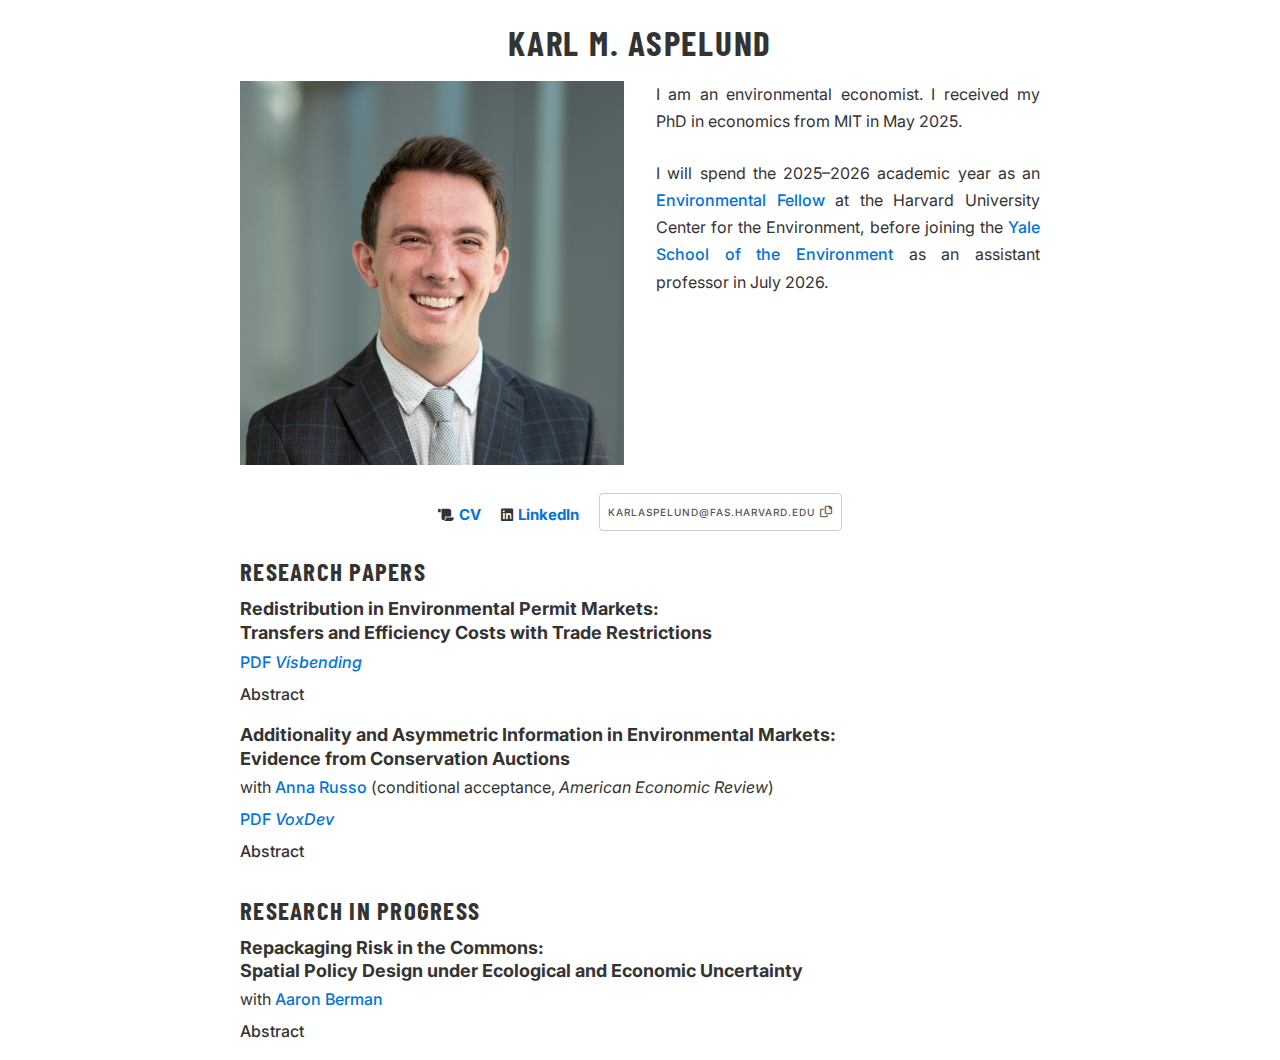
<file: index.html>
<!DOCTYPE html>
<html lang="en">

<head>
  <meta charset="utf-8">
  <title>Karl M. Aspelund</title>
  <meta name="viewport" content="width=device-width, initial-scale=1">

  <!-- Fonts & Icons -->
  <link href="https://fonts.googleapis.com/css2?family=Barlow+Condensed:wght@700&family=Inter:wght@400;500;600;700&display=swap" rel="stylesheet">
  <link rel="stylesheet" href="https://cdnjs.cloudflare.com/ajax/libs/font-awesome/6.0.0-beta3/css/all.min.css">

  <!-- Skeleton Framework -->
  <link rel="stylesheet" href="dist/css/normalize.css">
  <link rel="stylesheet" href="dist/css/skeleton.css">
  <link rel="stylesheet" href="css/custom.css">

  <!-- Favicon -->
  <link rel="icon" href="https://images.emojiterra.com/google/noto-emoji/unicode-16.0/color/1024px/1f41f.png" type="image/png">

  <style>
    body {
      font-family: 'Inter', sans-serif;
      font-size: 16px;
      line-height: 1.7;
      color: #333;
      margin: 0;
      padding: 0;
    }
  
    a {
      text-decoration: none;
      color: #0074d9;
      font-weight: 500;
    }
  
    a:hover {
      text-decoration: underline;
    }
  
    h1.title {
      font-family: 'Barlow Condensed', sans-serif;
      font-size: 3.5rem;
      font-weight: 700;
      letter-spacing: 0.05em;
      text-transform: uppercase;
      text-align: center;
      margin: 2rem 0 1.5rem;
    }

    h2.section-header {
      font-family: 'Barlow Condensed', sans-serif;
      font-size: 2.5rem;
      font-weight: 700;
      letter-spacing: 0.05em;
      margin: 1.5rem 0 1rem;
      text-transform: uppercase;
    }

    .container p:not(.title) {
      text-align: justify;
    }

    section.paper {
      margin-bottom: 1.5rem;
    }

    .title {
      font-size: 1.8rem;
      font-weight: bold;
      margin-bottom: 0.2em;
      max-width: 100%;
      line-height: 1.3;
      word-break: break-word;
      text-align: left; 
    }

    .authors, .link {
      font-size: 1.6rem;
      margin-bottom: 0.3em;
    }

    summary {
      cursor: pointer;
      font-weight: 500;
      font-size: 1.6rem;
      margin-top: 0.3em;
    }

    details > p {
      margin: 0.5em 0 0.75em 1em;
      text-align: justify;
    }

    button.tooltip {
      margin-top: 0.5rem;
      background: none;
      border: 1px solid #ccc;
      padding: 0.5em 1em;
      font-size: 1.4rem;
      cursor: pointer;
      border-radius: 4px;
      display: flex;
      align-items: center;
      justify-content: center;
      gap: 0.5em;
    }

    .break {
      display: inline;
    }
    .profile-links {
      display: flex;
      flex-wrap: wrap;
      justify-content: center;
      gap: 2rem;
      margin-top: 1.5rem;
      text-align: center;
    }
    
    .profile-item {
      display: flex;
      align-items: center;
      gap: 0.5rem;
      font-size: 1.4rem;
    }
    
    .profile-item a {
      font-size: 1.5rem;
      font-weight: 500;
      color: #0074d9;
      text-decoration: none;
    }
    
    .profile-item a:hover {
      text-decoration: underline;
    }
    
    .profile-item button {
      font-size: 1.0rem;
      font-weight: 500;
      border: 1px solid #ccc;
      padding: 0.4rem 0.8rem;
      background: none;
      border-radius: 4px;
      display: flex;
      align-items: center;
      gap: 0.5rem;
      cursor: pointer;
    }

    @media screen and (min-width: 768px) {
      .break {
        display: block;
      }
    }
    @media screen and (max-width: 600px) {
  .profile-links {
    justify-content: center;
    text-align: center;
  }
}
  </style>
</head>

<body>
  <div class="container">

    <!-- Header -->
    <div class="row">
      <div class="twelve columns">
        <h1 class="title">Karl M. Aspelund</h1>
      </div>
    </div>

    <!-- Bio Section -->
    <div class="row">
      <div class="one-half column">
        <img class="u-max-full-width" src="images/photo.jpg" alt="Karl M. Aspelund">
      </div>
      <div class="one-half column">
        <p>
          I am an environmental economist. I received my PhD in economics from MIT in May 2025. 
        </p>
        <p>
          I will spend the 2025–2026 academic year as an 
          <a href="https://www.environment.harvard.edu/environmental-fellows-program">Environmental Fellow</a> 
          at the Harvard University Center for the Environment, before joining the 
          <a href="https://environment.yale.edu/">Yale School of the Environment</a> as an assistant professor in July 2026.
        </p>
      </div>
    </div>
  <div class="row">
    <div class="twelve columns">
      <div class="profile-links">
        <div class="profile-item">
          <i class="fas fa-scroll"></i>
          <a href="https://karlaspelund.github.io/papers/Aspelund_CV.pdf"><b>CV</b></a>
        </div>
        <div class="profile-item">
          <i class="fab fa-linkedin"></i>
          <a href="https://www.linkedin.com/in/kmaspelund"><b>LinkedIn</b></a>
        </div>
        <div class="profile-item">
          <button id="email" class="tooltip" onclick="copyEmail()">
            <span class="copy-button">karlaspelund@fas.harvard.edu</span> <i class="fa-regular fa-copy" style="font-size: 12px"></i>
          </button>
        </div>
      </div>
    </div>
  </div>
    <!-- Research Papers -->
    <div class="row" id="research-papers">
      <div class="twelve columns">
        <h2 class="section-header">Research Papers</h2>

        <section class="paper">
          <p class="title">
            Redistribution in Environmental Permit Markets:<span class="break"></span>
            Transfers and Efficiency Costs with Trade Restrictions
          </p>
          <p class="authors"></p>
          <p class="link">
            <a href="https://karlaspelund.github.io/papers/aspelund_jmp_20dec25.pdf">PDF</a>
            <a href="https://visbending.is/greinar/honnun-kvotakerfisins-og-dreifing-ards/"><i>Vísbending</i></a>
          </p>
          <details>
            <summary>Abstract</summary>
            <p>Regulators often impose trade restrictions in environmental permit markets, lowering gains from trade in order to redistribute to groups that do not directly benefit from permit trade, such as labor in regulated firms. I evaluate the efficiency and distributional impacts of two common trade restrictions in Iceland’s fisheries permit market: segmented trading by firm size and individual production requirements. Using detailed harvest and permit trading data linked to administrative records on worker employment and earnings, I conduct a difference-in-differences analysis showing that permit trade increases the harvest share of productive boats by 15 percentage points, shifts income from lower- to higher-income workers, and reduces aggregate labor demand by 12%. I further demonstrate that the trade restrictions, designed to counteract these labor impacts, are binding and lower productivity. To quantify the trade-offs from each restriction, I develop a model of fishery production and permit trading to simulate profits, labor demand, and worker earnings in permit market equilibria without the restrictions. The comparison reveals distinct benefits for each restriction: Per dollar of foregone profit, segmentation increases labor demand 20 times more than the production requirement, while the production requirement redistributes 14% more income to low-income workers than segmentation. Implementing both restrictions creates more jobs and higher-paying ones and even outperforms the production requirement alone.
            </p>
          </details>
        </section>

        <section class="paper">
          <p class="title">
            Additionality and Asymmetric Information in Environmental Markets:<span class="break"></span>
            Evidence from Conservation Auctions
          </p>
          <p class="authors">with <a href="https://annarusso.github.io/">Anna Russo</a> (conditional acceptance, <i>American Economic Review</i>)</p>
          <p class="link">
            <a href="https://karlaspelund.github.io/papers/aspelund_russo_crp.pdf">PDF</a>
            <a href="https://voxdev.org/topic/energy-environment/designing-environmental-markets-incentivise-conservation-lessons-us"><i>VoxDev</i></a>
          </p>
          <details>
            <summary>Abstract</summary>
            <p>Market mechanisms aim to reduce environmental degradation at low cost, but they are undermined when participants' conservation actions are not marginal to the incentive — or "additional" — as the lowest-cost participants may not offer the highest social value. We investigate this challenge in the Conservation Reserve Program’s auction mechanism for ecosystem services, linking bids to satellite-derived land use. Three-quarters of marginal auction winners are not additional. The heterogeneity in counterfactual land use introduces adverse selection. We develop a model of bidding and additionality to quantify welfare implications. Alternative auctions increase efficiency by using scoring rules that incorporate expected land use impacts.
              </p>
          </details>
        </section>
      </div>
    </div>

    <!-- Research in Progress -->
    <div class="row" id="research-in-progress">
      <div class="twelve columns">
        <h2 class="section-header">Research in Progress</h2>

        <section class="paper">
          <p class="title">
            Repackaging Risk in the Commons:<span class="break"></span>
            Spatial Policy Design under Ecological and Economic Uncertainty
          </p>
          <p class="authors">with <a href="https://sites.google.com/view/aaronberman/">Aaron Berman</a></p>
          <details>
            <summary>Abstract</summary>
            <p>Environmental regulators must meet sustainability targets in the face of ecological and economic shocks that affect different areas, producers, and times unevenly. While alternative instruments such as taxes, quotas, closures, or input regulations can deliver the same expected stock path, they differ in how they expose participants to volatility in harvests and profits. Diminishing returns to harvests today, inequality concerns, and the shadow value of future stocks make differences in volatility welfare-relevant. We develop a framework, nesting canonical results from the prices versus quantities literature, to evaluate when and how instrument design matters under uncertainty, showing how instrument choices in different areas can be understood as a portfolio where regulators can choose levels of risk over overall harvests or certain distributional outcomes. The framework explains why policies that look second-best in a deterministic setting, such as input restrictions or long closures, can be preferred once their stabilizing properties are recognized. We illustrate with detailed ecological and harvest data from the U.S. Atlantic scallop fishery, showing how alternative policy mixes change welfare outcomes under different degrees of inequality aversion. 
            </p>
          </details>
        </section>
      </div>
    </div>
  </div>

  <script>
    function copyEmail() {
      const email = "karlaspelund@fas.harvard.edu";
      navigator.clipboard.writeText(email).then(() => {
        const button = document.querySelector(".copy-button");
        const originalText = button.innerHTML;
        const originalWidth = button.offsetWidth;
        button.style.width = originalWidth + 'px';
        button.innerHTML = "Copied!";
        setTimeout(() => {
          button.innerHTML = originalText;
          button.style.width = '';
        }, 1000);
      });
    }
  </script>
</body>
</html>
</file>
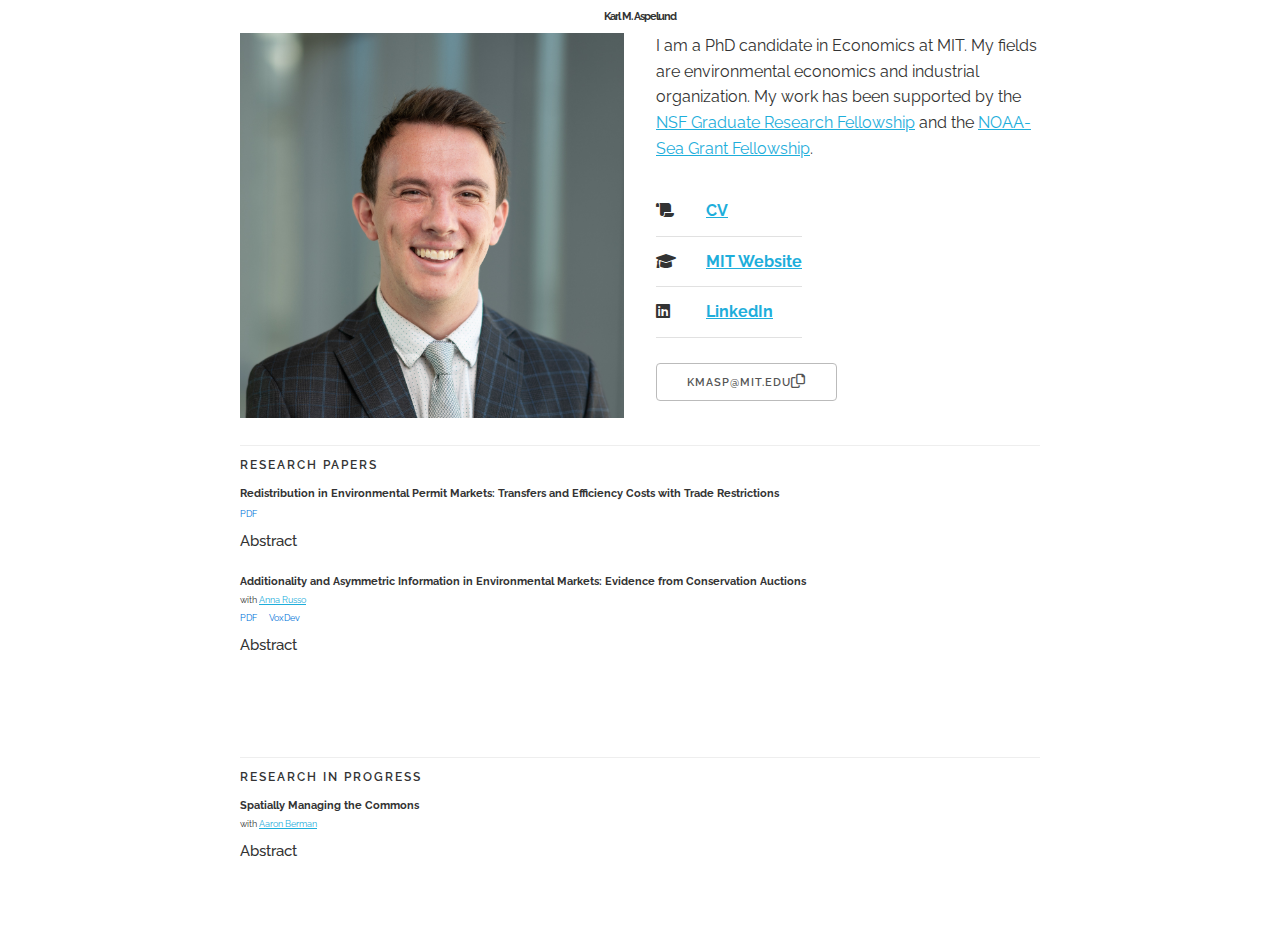
<file: index2.html>
<!DOCTYPE html>
<html lang="en">

<head>
  <meta charset="utf-8">
  <title>Karl M. Aspelund</title>
  <meta name="viewport" content="width=device-width, initial-scale=1">

  <!-- Fonts & Icons -->
  <link href="https://fonts.googleapis.com/css2?family=Raleway:wght@400;600&display=swap" rel="stylesheet">
  <link rel="stylesheet" href="https://cdnjs.cloudflare.com/ajax/libs/font-awesome/6.0.0-beta3/css/all.min.css">

  <!-- CSS -->
  <link rel="stylesheet" href="dist/css/normalize.css">
  <link rel="stylesheet" href="dist/css/skeleton.css">
  <link rel="stylesheet" href="css/custom.css">

  <!-- Favicon -->
  <link rel="icon" href="https://images.emojiterra.com/google/noto-emoji/unicode-16.0/color/1024px/1f41f.png" type="image/png">

  <style>
    body {
      font-family: 'Raleway', sans-serif;
      font-size: 16px;
      line-height: 1.6;
      color: #333;
    }
    .header, .value-props {
      margin: 1rem 0;
    }
    .docs-section {
      margin-top: 2rem;
      padding-top: 1rem;
      border-top: 1px solid #eee;
    }
    .docs-header {
      font-size: 1.2rem;
      font-weight: 600;
      margin-bottom: 1rem;
    }
    section.paper {
      margin-bottom: 2rem;
    }
    .title {
      font-size: 1.1rem;
      font-weight: bold;
      margin-bottom: 0.2em;
    }
    .authors, .link {
      font-size: 0.9rem;
      margin-bottom: 0.4em;
    }
    summary {
      cursor: pointer;
      font-weight: 500;
      font-size: 0.95em;
      margin-top: 0.5em;
    }
    details > p {
      margin: 0.5em 0 1em 1em;
      text-align: justify;
    }
    .link a {
      margin-right: 10px;
      text-decoration: none;
      color: #0074d9;
    }
    .link a:hover {
      text-decoration: underline;
    }
  </style>
</head>

<body>
  <div class="container">
    <section class="header">
      <h1 class="title">Karl M. Aspelund</h1>
    </section>
    <div class="value-props row">
      <div class="one-half column">
        <img class="u-max-full-width" src="images/photo.jpg" alt="Karl M. Aspelund">
      </div>
      <div class="one-half column">
        <p>I am a PhD candidate in Economics at MIT. My fields are environmental economics and industrial organization. My work has been supported by the <a href="https://www.nsfgrfp.org">NSF Graduate Research Fellowship</a> and the <a href="https://seagrant.noaa.gov/communities/students/graduate-fellows/nmfs-sg-fellowship/">NOAA-Sea Grant Fellowship</a>.</p>
        <table>
          <tr><td><i class="fas fa-scroll"></i></td><td><a href="https://karlaspelund.github.io/papers/Aspelund_CV_5dec24.pdf"><b>CV</b></a></td></tr>
          <tr><td><i class="fas fa-graduation-cap"></i></td><td><a href="https://economics.mit.edu/people/phd-students/karl-m-aspelund"><b>MIT Website</b></a></td></tr>
          <tr><td><i class="fab fa-linkedin"></i></td><td><a href="https://www.linkedin.com/in/kmaspelund"><b>LinkedIn</b></a></td></tr>
        </table>
        <button id="email" class="tooltip" onclick="copyEmail()">
          <span class="copy-button">kmasp@mit.edu</span><i class="fa-regular fa-copy" style="font-size: 14px"></i>
        </button>
      </div>
    </div>

    <div class="docs-section" id="research-papers">
      <h6 class="docs-header">Research Papers</h6>
      <section class="paper">
        <p class="title">Redistribution in Environmental Permit Markets: Transfers and Efficiency Costs with Trade Restrictions</p>
        <p class="authors"></p>
        <p class="link"><a href="https://karlaspelund.github.io/papers/aspelund_jmp.pdf">PDF</a></p>
        <details><summary>Abstract</summary>
          <p>Regulators often impose trade restrictions in environmental permit markets to redistribute value to groups that do not directly benefit from permit trade, such as labor in regulated firms...</p>
        </details>
      </section>
      <section class="paper">
        <p class="title">Additionality and Asymmetric Information in Environmental Markets: Evidence from Conservation Auctions</p>
        <p class="authors">with <a href="https://annarusso.github.io/">Anna Russo</a></p>
        <p class="link">
          <a href="https://karlaspelund.github.io/papers/aspelund_russo_crp.pdf">PDF</a>
          <a href="https://voxdev.org/topic/energy-environment/designing-environmental-markets-incentivise-conservation-lessons-us">VoxDev</a>
        </p>
        <details><summary>Abstract</summary>
          <p>Market mechanisms aim to deliver environmental services at low cost. However, this objective is undermined by participants whose conservation actions are not marginal to the incentive...</p>
        </details>
      </section>
    </div>

    <div class="docs-section" id="research-in-progress">
      <h6 class="docs-header">Research in Progress</h6>
      <section class="paper">
        <p class="title">Spatially Managing the Commons</p>
        <p class="authors">with <a href="https://sites.google.com/view/aaronberman/">Aaron Berman</a></p>
        <details><summary>Abstract</summary>
          <p>Spatial closures are a common policy tool to allow natural resources to regenerate, but reopening these areas can trigger a "race," where rapid harvesting lowers prices and reduces overall efficiency...</p>
        </details>
      </section>
    </div>
  </div>

  <script>
    function copyEmail() {
      const email = "kmasp@mit.edu";
      const tempInput = document.createElement("input");
      tempInput.value = email;
      document.body.appendChild(tempInput);
      tempInput.select();
      tempInput.setSelectionRange(0, 99999);
      document.execCommand("copy");
      document.body.removeChild(tempInput);
      const button = document.querySelector(".copy-button");
      const originalText = button.innerHTML;
      const originalWidth = button.offsetWidth;
      button.style.width = originalWidth + 'px';
      button.innerHTML = "Copied!";
      setTimeout(() => {
        button.innerHTML = originalText;
        button.style.width = '';
      }, 1000);
    }
  </script>
</body>
</html>
</file>
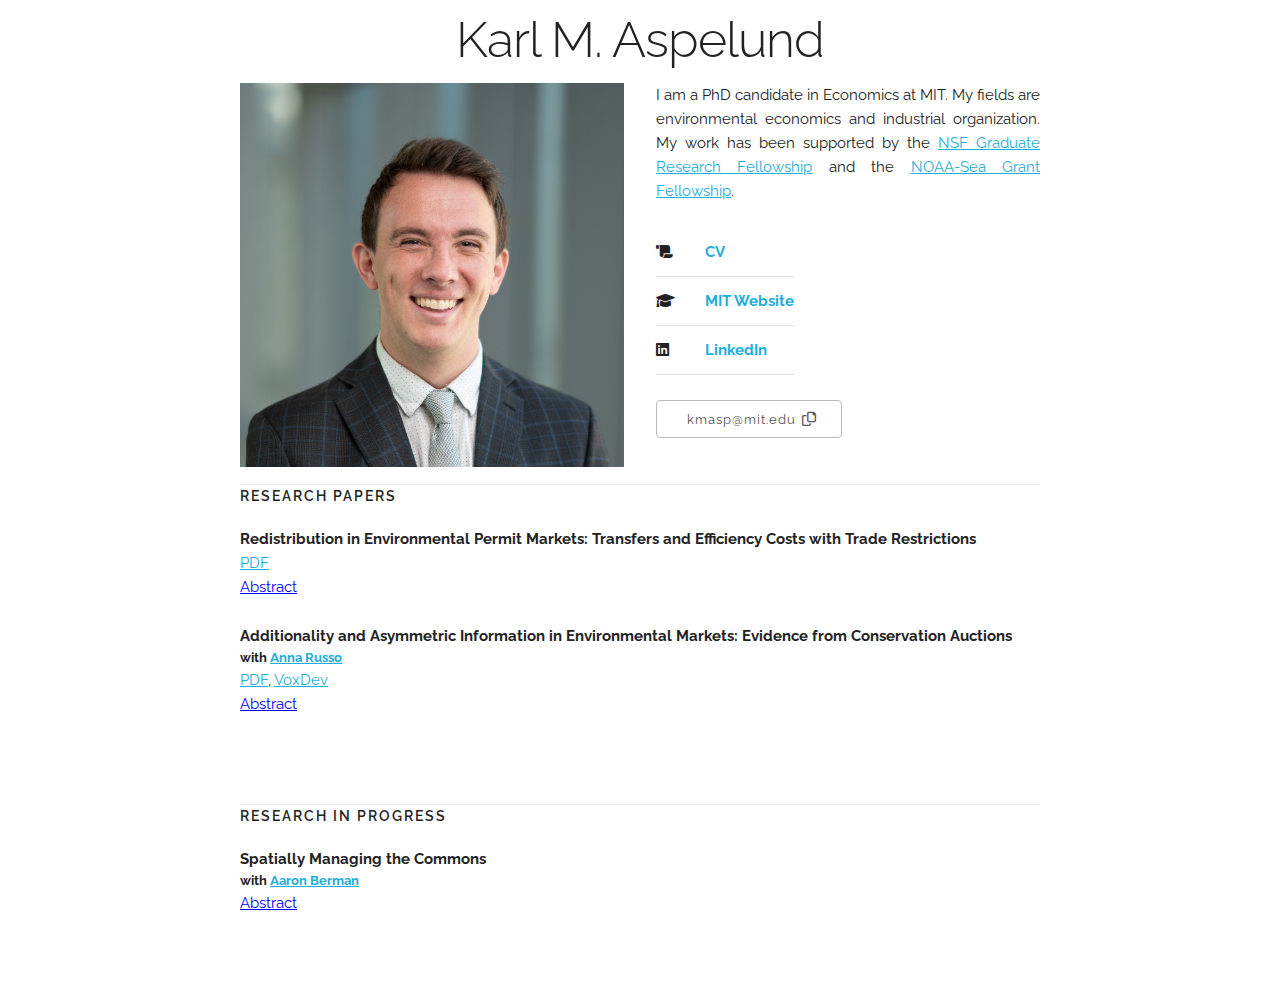
<file: index_gamalt.html>
<!DOCTYPE html>
<html lang="en">

<head>

  <!-- Basic Page Needs
  –––––––––––––––––––––––––––––––––––––––––––––––––– -->
  <meta charset="utf-8">
  <title>Karl M. Aspelund</title>
  <meta name="description" content="">
  <meta name="author" content="">

  <!-- Mobile Specific Metas
  –––––––––––––––––––––––––––––––––––––––––––––––––– -->
  <meta name="viewport" content="width=device-width, initial-scale=1">

  <!-- FONT
  –––––––––––––––––––––––––––––––––––––––––––––––––– -->
  <link href='https://fonts.googleapis.com/css?family=Raleway:400,300,600' rel='stylesheet' type='text/css'>  
  
  <!--- Icons -->
  <link rel="stylesheet" href="https://cdnjs.cloudflare.com/ajax/libs/font-awesome/6.0.0-beta3/css/all.min.css">

  <!-- CSS
  –––––––––––––––––––––––––––––––––––––––––––––––––– -->
  <link rel="stylesheet" href="dist/css/normalize.css">
  <link rel="stylesheet" href="dist/css/skeleton.css">
  <link rel="stylesheet" href="css/custom.css">

  <!-- Scripts
  –––––––––––––––––––––––––––––––––––––––––––––––––– -->
  <script src="//ajax.googleapis.com/ajax/libs/jquery/2.1.1/jquery.min.js"></script>
  <script src="https://google-code-prettify.googlecode.com/svn/loader/run_prettify.js"></script>
  <link rel="stylesheet" href="css/github-prettify-theme.css">
  <script src="js/site.js"></script>

  <!-- Favicon
  –––––––––––––––––––––––––––––––––––––––––––––––––– -->
  <link rel="icon" href="https://images.emojiterra.com/google/noto-emoji/unicode-16.0/color/1024px/1f41f.png" type="image/png">

  <style>
    .header {
      margin-top: 0.75rem; /* Small space after header */
      padding-top: 0.25rem; /* Small padding after header */
    }
    .header {
      margin-bottom: 0.75rem; /* Small space after header */
      padding-bottom: 0.25rem; /* Small padding after header */
    }
    .value-props {
      margin-top: 0.75rem; /* Reduce space after value-props */
      padding-top: 0.25rem; /* Remove any extra padding after value-props */
    }
    
    .value-props {
      margin-bottom: 0.75rem; /* Reduce space after value-props */
      padding-bottom: 0.25rem; /* Remove any extra padding after value-props */
    }

    .docs-section {
      margin-top: 0.25rem; /* Reduce space before the docs section */
      padding-top: 0; /* Remove unnecessary padding at the top of docs section */
    }

    .docs-header {
      margin-top: 0; /* Ensure there's no extra space above the section header */
      padding-top: 0; /* Remove any padding at the top of the section header */
    }
  </style>
  
</head>

<body class="code-snippets-visible">

  <!-- Page Layout
  –––––––––––––––––––––––––––––––––––––––––––––––––– -->
  <div class="container">
    <section class="header">
            <h1 class="title">Karl M. Aspelund</h1>
    </section>
      <div class="value-props row">
        <div class="one-half column"> <img class="u-max-full-width" src="images/photo.jpg"> </div>
        <div class="one-half column">

          <p style="text-align: justify;">
            I am a PhD candidate in Economics at MIT. My fields are environmental economics and industrial organization. My work has been supported by the <a href ="https://www.nsfgrfp.org">NSF Graduate Research Fellowship</a> and the <a href="https://seagrant.noaa.gov/communities/students/graduate-fellows/nmfs-sg-fellowship/">NOAA-Sea Grant Fellowship</a>. 
          </p>
          <p>
          <table>
              <tr>
              <td><i class="fas fa-scroll"></i></td>
              <td><a href="https://karlaspelund.github.io/papers/Aspelund_CV_5dec24.pdf" title="CV" class="link">
                <b>CV</b>
              </a></td>
            </tr>
            <tr>
              <td><i class="fas fa-graduation-cap"></i></td>
              <td><a href="https://economics.mit.edu/people/phd-students/karl-m-aspelund" title="MIT Website" class="link">
                <b>MIT Website</b>
              </a></td>
            </tr>
            <tr>
              <td><i class="fab fa-linkedin"></i></td>
              <td><a href="https://www.linkedin.com/in/kmaspelund" title="LinkedIn" class="link">
                <b>LinkedIn</b></a></td>
            </tr>
          </table>
          <p>
          <p>
            <button id="email" class="tooltip" onclick="copyEmail()">
            <span class="noupper copy-button" style="margin-right: 5%">kmasp@mit.edu</span><i class="fa-regular fa-copy" style="font-size: 14px"></i>
            </button>
          </p>
        </div>
      </button>
      
    </div>

    <!-- Research Papers -->
    <div class="docs-section" id="journal">
      <h6 class="docs-header">Research Papers</h6>
      <ul>
        <p class="title"><b>Redistribution in Environmental Permit Markets: Transfers and Efficiency Costs with Trade Restrictions</b></p>
        <p class="authors"><b></b></p>
        <p class="link"><a href="https://karlaspelund.github.io/papers/aspelund_jmp.pdf">PDF</a></p>
        <p><span onclick="toggleAbstract(this)" style="cursor:pointer; color:blue; text-decoration:underline;">Abstract</span></p>
        <div class="abstract-text" style="display:none; text-align: justify;">
          Regulators often impose trade restrictions in environmental permit markets to redistribute value to groups that do not directly benefit from permit trade, such as labor in regulated firms, at the expense of lowering gains from trade. I evaluate the efficiency and distributional impacts of two common trade restrictions in Iceland’s fisheries permit market: segmented trading by firm size and individual production requirements. Using detailed harvest and permit trading data linked to administrative records on worker employment and earnings, I conduct a difference-in-differences analysis showing that permit trade increases the harvest share of productive boats by 15 percentage points, shifts income from lower- to higher-income workers, and reduces aggregate labor intensity by 12%. I further demonstrate that the trade restrictions, designed to counteract these labor impacts, are binding and lower productivity. To quantify the distinct trade-offs from each restriction, I develop a model of fishery production and permit trading to simulate profits, labor demand, and worker earnings in equilibria without the restrictions. Per dollar of foregone profit, segmentation increases labor demand 20 times more than the production requirement, while the production requirement redistributes 14% more income to low-income workers than segmentation. Implementing both restrictions outperforms the production requirement alone and is preferable to segmentation alone if regulators aim to balance job creation with a compressed income distribution.
        </div>
      </ul>
    
      <ul>
        <p class="title"><b>Additionality and Asymmetric Information in Environmental Markets: Evidence from Conservation Auctions</b></p>
        <p class="authors"><b>with <a href="https://annarusso.github.io/">Anna Russo</a></b></p>
        <p class="link"><a href="https://karlaspelund.github.io/papers/aspelund_russo_crp.pdf">PDF</a>, <a href="https://voxdev.org/topic/energy-environment/designing-environmental-markets-incentivise-conservation-lessons-us">VoxDev</a></p>
        <p><span onclick="toggleAbstract(this)" style="cursor:pointer; color:blue; text-decoration:underline;">Abstract</span></p>
        <div class="abstract-text" style="display:none; text-align: justify;">
          Market mechanisms aim to deliver environmental services at low cost. However, this objective is undermined by participants whose conservation actions are not marginal to the incentive — or “additional” — as the lowest cost providers of environmental services may not be the highest social value. We investigate this potential market failure in the world’s largest auction mechanism for ecosystem services, the Conservation Reserve Program, with a dataset linking bids in the program’s scoring auction to satellite-derived land use. We use a regression discontinuity design to show that three of four marginal winners of the auction are not additional. Moreover, we find that the heterogeneity in counterfactual land use introduces adverse selection in the market. We then develop and estimate a joint model of multi-dimensional bidding and land use to quantify the implications of this market failure for the performance of environmental procurement mechanisms and competitive offset markets. We design alternative auctions with scoring rules that incorporate the expected impact of the auction on bidders’ land use. These auctions increase efficiency by using bids and observed characteristics to select participants based on both costs and expected additionality.
        </div>
      </ul>
    </div>
    
    <!-- Research in Progress -->
    <div class="docs-section" id="journal">
      <h6 class="docs-header">Research in Progress</h6>
      <ul>
        <p class="title"><b>Spatially Managing the Commons</b></p>
        <p class="authors"><b>with <a href="https://sites.google.com/view/aaronberman/">Aaron Berman</a></b></p>
        <p><span onclick="toggleAbstract(this)" style="cursor:pointer; color:blue; text-decoration:underline;">Abstract</span></p>
        <div class="abstract-text" style="display:none; text-align: justify;">
          Spatial closures are a common policy tool to allow natural resources to regenerate, but reopening these areas can trigger a "race," where rapid harvesting lowers prices and reduces overall efficiency. Closures also create leakage, as harvests shift to other areas, altering resource dynamics across space. Using the US Northeast scallop fishery as a case study, we analyze vessel-level harvesting data, biological stock assessments, and nearly two decades of policy variation from the National Oceanic and Atmospheric Administration (NOAA). We find that reopened areas induce strategic competition, with vessels offloading high-quality scallops simultaneously, driving down market prices and creating a prisoner's dilemma where spacing out effort could increase overall revenue. To evaluate closures, we estimate a model of area choice to quantify fishing costs, congestion effects, and spatial substitution, combine this with a spatial resource growth function to measure biological regrowth, and construct a demand curve to capture price effects. Simulating the removal of closures allows us to quantify their value by examining how harvests, prices, stocks, and spatial leakage evolve over time. We further investigate how closures interact with existing policies, proposing alternatives such as landing fees or tradable permits to better space out effort, reduce price declines, address leakage, and maximize the aggregate value of the stock.
        </div>
      </ul>
    </div>
    
    <!-- Toggle Abstract Script -->
    <script>
      function toggleAbstract(element) {
        const abstractDiv = element.nextElementSibling;
        if (abstractDiv.style.display === "none") {
          abstractDiv.style.display = "block";
        } else {
          abstractDiv.style.display = "none";
        }
      }
    </script>

<script>
  function copyEmail() {
    // Email to be copied
    const email = "kmasp@mit.edu";
    
    // Create a temporary input element
    const tempInput = document.createElement("input");
    tempInput.value = email;
    document.body.appendChild(tempInput);
    
    // Select the text in the input element
    tempInput.select();
    tempInput.setSelectionRange(0, 99999); // For mobile devices
    
    // Copy the text inside the input element
    document.execCommand("copy");
    
    // Remove the temporary input element
    document.body.removeChild(tempInput);

  // Change button text to "Copied!"
    const button = document.querySelector(".copy-button");
      const originalText = button.innerHTML;
      const originalWidth = button.offsetWidth; // Get the original width

      button.style.width = originalWidth + 'px'; // Set the fixed width
      button.innerHTML = "&nbsp;&nbsp;&nbsp;&nbsp;&nbsp;&nbsp;&nbsp;&nbsp;&nbsp;&nbsp;&nbsp;Copied!&nbsp;&nbsp;&nbsp;&nbsp;&nbsp;&nbsp;&nbsp;&nbsp;";

      // Revert button text back to original after 2 seconds
      setTimeout(() => {
        button.innerHTML = originalText;
        button.style.width = ''; // Reset the width to auto
      }, 1000);
  }
</script>

  <!-- End Document
  –––––––––––––––––––––––––––––––––––––––––––––––––– -->
</body>

</html>
</file>
<file: dist/css/skeleton.css>
/*
* Skeleton V2.0.4
* Copyright 2014, Dave Gamache
* www.getskeleton.com
* Free to use under the MIT license.
* http://www.opensource.org/licenses/mit-license.php
* 12/29/2014
*/


/* Table of contents
––––––––––––––––––––––––––––––––––––––––––––––––––
- Grid
- Base Styles
- Typography
- Links
- Buttons
- Forms
- Lists
- Code
- Tables
- Spacing
- Utilities
- Clearing
- Media Queries
*/


/* Grid
–––––––––––––––––––––––––––––––––––––––––––––––––– */
.container {
  position: relative;
  width: 100%;
  max-width: 960px;
  margin: 0 auto;
  padding: 0 20px;
  box-sizing: border-box; }
.column,
.columns {
  width: 100%;
  float: left;
  box-sizing: border-box; }

/* For devices larger than 400px */
@media (min-width: 400px) {
  .container {
    width: 85%;
    padding: 0; }
}

/* For devices larger than 550px */
@media (min-width: 550px) {
  .container {
    width: 80%; }
  .column,
  .columns {
    margin-left: 4%; }
  .column:first-child,
  .columns:first-child {
    margin-left: 0; }

  .one.column,
  .one.columns                    { width: 4.66666666667%; }
  .two.columns                    { width: 13.3333333333%; }
  .three.columns                  { width: 22%;            }
  .four.columns                   { width: 30.6666666667%; }
  .five.columns                   { width: 39.3333333333%; }
  .six.columns                    { width: 48%;            }
  .seven.columns                  { width: 56.6666666667%; }
  .eight.columns                  { width: 65.3333333333%; }
  .nine.columns                   { width: 74.0%;          }
  .ten.columns                    { width: 82.6666666667%; }
  .eleven.columns                 { width: 91.3333333333%; }
  .twelve.columns                 { width: 100%; margin-left: 0; }

  .one-third.column               { width: 30.6666666667%; }
  .two-thirds.column              { width: 65.3333333333%; }

  .one-half.column                { width: 48%; }

  /* Offsets */
  .offset-by-one.column,
  .offset-by-one.columns          { margin-left: 8.66666666667%; }
  .offset-by-two.column,
  .offset-by-two.columns          { margin-left: 17.3333333333%; }
  .offset-by-three.column,
  .offset-by-three.columns        { margin-left: 26%;            }
  .offset-by-four.column,
  .offset-by-four.columns         { margin-left: 34.6666666667%; }
  .offset-by-five.column,
  .offset-by-five.columns         { margin-left: 43.3333333333%; }
  .offset-by-six.column,
  .offset-by-six.columns          { margin-left: 52%;            }
  .offset-by-seven.column,
  .offset-by-seven.columns        { margin-left: 60.6666666667%; }
  .offset-by-eight.column,
  .offset-by-eight.columns        { margin-left: 69.3333333333%; }
  .offset-by-nine.column,
  .offset-by-nine.columns         { margin-left: 78.0%;          }
  .offset-by-ten.column,
  .offset-by-ten.columns          { margin-left: 86.6666666667%; }
  .offset-by-eleven.column,
  .offset-by-eleven.columns       { margin-left: 95.3333333333%; }

  .offset-by-one-third.column,
  .offset-by-one-third.columns    { margin-left: 34.6666666667%; }
  .offset-by-two-thirds.column,
  .offset-by-two-thirds.columns   { margin-left: 69.3333333333%; }

  .offset-by-one-half.column,
  .offset-by-one-half.columns     { margin-left: 52%; }

}


/* Base Styles
–––––––––––––––––––––––––––––––––––––––––––––––––– */
/* NOTE
html is set to 62.5% so that all the REM measurements throughout Skeleton
are based on 10px sizing. So basically 1.5rem = 15px :) */
html {
  font-size: 62.5%; }
body {
  font-size: 1.5em; /* currently ems cause chrome bug misinterpreting rems on body element */
  line-height: 1.6;
  font-weight: 400;
  font-family: "Raleway", "HelveticaNeue", "Helvetica Neue", Helvetica, Arial, sans-serif;
  color: #222; }


/* Typography
–––––––––––––––––––––––––––––––––––––––––––––––––– */
h1, h2, h3, h4, h5, h6 {
  margin-top: 0;
  margin-bottom: 2rem;
  font-weight: 300; }
h1 { font-size: 4.0rem; line-height: 1.2;  letter-spacing: -.1rem;}
h2 { font-size: 3.6rem; line-height: 1.25; letter-spacing: -.1rem; }
h3 { font-size: 3.0rem; line-height: 1.3;  letter-spacing: -.1rem; }
h4 { font-size: 2.4rem; line-height: 1.35; letter-spacing: -.08rem; }
h5 { font-size: 1.8rem; line-height: 1.5;  letter-spacing: -.05rem; }
h6 { font-size: 1.5rem; line-height: 1.6;  letter-spacing: 0; }

/* Larger than phablet */
@media (min-width: 550px) {
  h1 { font-size: 5.0rem; }
  h2 { font-size: 4.2rem; }
  h3 { font-size: 3.6rem; }
  h4 { font-size: 3.0rem; }
  h5 { font-size: 2.4rem; }
  h6 { font-size: 1.5rem; }
}

p {
  margin-top: 0; }


/* Links
–––––––––––––––––––––––––––––––––––––––––––––––––– */
a {
  color: #1EAEDB; }
a:hover {
  color: #0FA0CE; }


/* Buttons
–––––––––––––––––––––––––––––––––––––––––––––––––– */
.button,
button,
input[type="submit"],
input[type="reset"],
input[type="button"] {
  display: inline-block;
  height: 38px;
  padding: 0 30px;
  color: #555;
  text-align: center;
  font-size: 11px;
  font-weight: 600;
  line-height: 38px;
  letter-spacing: .1rem;
  text-transform: uppercase;
  text-decoration: none;
  white-space: nowrap;
  background-color: transparent;
  border-radius: 4px;
  border: 1px solid #bbb;
  cursor: pointer;
  box-sizing: border-box; }
.button:hover,
button:hover,
input[type="submit"]:hover,
input[type="reset"]:hover,
input[type="button"]:hover,
.button:focus,
button:focus,
input[type="submit"]:focus,
input[type="reset"]:focus,
input[type="button"]:focus {
  color: #333;
  border-color: #888;
  outline: 0; }
.button.button-primary,
button.button-primary,
input[type="submit"].button-primary,
input[type="reset"].button-primary,
input[type="button"].button-primary {
  color: #FFF;
  background-color: #33C3F0;
  border-color: #33C3F0; }
.button.button-primary:hover,
button.button-primary:hover,
input[type="submit"].button-primary:hover,
input[type="reset"].button-primary:hover,
input[type="button"].button-primary:hover,
.button.button-primary:focus,
button.button-primary:focus,
input[type="submit"].button-primary:focus,
input[type="reset"].button-primary:focus,
input[type="button"].button-primary:focus {
  color: #FFF;
  background-color: #1EAEDB;
  border-color: #1EAEDB; }


/* Forms
–––––––––––––––––––––––––––––––––––––––––––––––––– */
input[type="email"],
input[type="number"],
input[type="search"],
input[type="text"],
input[type="tel"],
input[type="url"],
input[type="password"],
textarea,
select {
  height: 38px;
  padding: 6px 10px; /* The 6px vertically centers text on FF, ignored by Webkit */
  background-color: #fff;
  border: 1px solid #D1D1D1;
  border-radius: 4px;
  box-shadow: none;
  box-sizing: border-box; }
/* Removes awkward default styles on some inputs for iOS */
input[type="email"],
input[type="number"],
input[type="search"],
input[type="text"],
input[type="tel"],
input[type="url"],
input[type="password"],
textarea {
  -webkit-appearance: none;
     -moz-appearance: none;
          appearance: none; }
textarea {
  min-height: 65px;
  padding-top: 6px;
  padding-bottom: 6px; }
input[type="email"]:focus,
input[type="number"]:focus,
input[type="search"]:focus,
input[type="text"]:focus,
input[type="tel"]:focus,
input[type="url"]:focus,
input[type="password"]:focus,
textarea:focus,
select:focus {
  border: 1px solid #33C3F0;
  outline: 0; }
label,
legend {
  display: block;
  margin-bottom: .5rem;
  font-weight: 600; }
fieldset {
  padding: 0;
  border-width: 0; }
input[type="checkbox"],
input[type="radio"] {
  display: inline; }
label > .label-body {
  display: inline-block;
  margin-left: .5rem;
  font-weight: normal; }


/* Lists
–––––––––––––––––––––––––––––––––––––––––––––––––– */
ul {
  list-style: circle inside; }
ol {
  list-style: decimal inside; }
ol, ul {
  padding-left: 0;
  margin-top: 0; }
ul ul,
ul ol,
ol ol,
ol ul {
  margin: 1.5rem 0 1.5rem 3rem;
  font-size: 90%; }
li {
  margin-bottom: 1rem; }


/* Code
–––––––––––––––––––––––––––––––––––––––––––––––––– */
code {
  padding: .2rem .5rem;
  margin: 0 .2rem;
  font-size: 90%;
  white-space: nowrap;
  background: #F1F1F1;
  border: 1px solid #E1E1E1;
  border-radius: 4px; }
pre > code {
  display: block;
  padding: 1rem 1.5rem;
  white-space: pre; }


/* Tables
–––––––––––––––––––––––––––––––––––––––––––––––––– */
th,
td {
  padding: 12px 15px;
  text-align: left;
  border-bottom: 1px solid #E1E1E1; }
th:first-child,
td:first-child {
  padding-left: 0; }
th:last-child,
td:last-child {
  padding-right: 0; }


/* Spacing
–––––––––––––––––––––––––––––––––––––––––––––––––– */
button,
.button {
  margin-bottom: 1rem; }
input,
textarea,
select,
fieldset {
  margin-bottom: 1.5rem; }
pre,
blockquote,
dl,
figure,
table,
p,
ul,
ol,
form {
  margin-bottom: 2.5rem; }


/* Utilities
–––––––––––––––––––––––––––––––––––––––––––––––––– */
.u-full-width {
  width: 100%;
  box-sizing: border-box; }
.u-max-full-width {
  max-width: 100%;
  box-sizing: border-box; }
.u-pull-right {
  float: right; }
.u-pull-left {
  float: left; }


/* Misc
–––––––––––––––––––––––––––––––––––––––––––––––––– */
hr {
  margin-top: 3rem;
  margin-bottom: 3.5rem;
  border-width: 0;
  border-top: 1px solid #E1E1E1; }


/* Clearing
–––––––––––––––––––––––––––––––––––––––––––––––––– */

/* Self Clearing Goodness */
.container:after,
.row:after,
.u-cf {
  content: "";
  display: table;
  clear: both; }


/* Media Queries
–––––––––––––––––––––––––––––––––––––––––––––––––– */
/*
Note: The best way to structure the use of media queries is to create the queries
near the relevant code. For example, if you wanted to change the styles for buttons
on small devices, paste the mobile query code up in the buttons section and style it
there.
*/


/* Larger than mobile */
@media (min-width: 400px) {}

/* Larger than phablet (also point when grid becomes active) */
@media (min-width: 550px) {}

/* Larger than tablet */
@media (min-width: 750px) {}

/* Larger than desktop */
@media (min-width: 1000px) {}

/* Larger than Desktop HD */
@media (min-width: 1200px) {}
</file>
<file: css/custom.css>
.container {
  max-width: 800px; }
.header {
  margin-top: 6rem;
  text-align: center; }
.value-prop {
  margin-top: 1rem; }
.value-props {
  margin-top: 4rem;
  margin-bottom: 4rem; }
.docs-header {
  text-transform: uppercase;
  font-size: 1.4rem;
  letter-spacing: .2rem;
  font-weight: 600; }
.docs-section {
  border-top: 1px solid #eee;
  padding: 4rem 0;
  margin-bottom: 0;}
.value-img {
  display: block;
  text-align: center;
  margin: 2.5rem auto 0; }
.example-grid .column,
.example-grid .columns {
  background: #EEE;
  text-align: center;
  border-radius: 4px;
  font-size: 1rem;
  text-transform: uppercase;
  height: 30px;
  line-height: 30px;
  margin-bottom: .75rem;
  font-weight: 600;
  letter-spacing: .1rem; }
.docs-example .row,
.docs-example.row,
.docs-example form {
  margin-bottom: 0; }
.docs-example h1,
.docs-example h2,
.docs-example h3,
.docs-example h4,
.docs-example h5,
.docs-example h6 {
  margin-bottom: 1rem; }
.heading-font-size {
  font-size: 1.2rem;
  color: #999;
  letter-spacing: normal; }
.code-example {
  margin-top: 1.5rem;
  margin-bottom: 0; }
.code-example-body {
  white-space: pre;
  word-wrap: break-word }
.example {
  position: relative; 
  margin-top: 4rem; }
.example-header {
  font-weight: 600;
  margin-top: 1.5rem;
  margin-bottom: .5rem; }
.example-description {
  margin-bottom: 1.5rem; }
.example-screenshot-wrapper {
  display: block;
  position: relative;
  overflow: hidden;
  border-radius: 6px;
  border: 1px solid #eee;
  height: 250px; }
.example-screenshot {
  width: 100%;
  height: auto; }
.example-screenshot.coming-soon {
  width: auto;
  position: absolute;
  background: #eee;
  top: 5px;
  right: 5px;
  bottom: 5px;
  left: 5px; }
.navbar {
  display: none; }

/* Larger than phone */
@media (min-width: 550px) {
  .header {
    margin-top: 18rem; }
  .value-props {
    margin-top: 9rem;
    margin-bottom: 7rem; }
  .value-img {
    margin-bottom: 1rem; }
  .example-grid .column,
  .example-grid .columns {
    margin-bottom: 1.5rem; }
  .docs-section {
    padding: 6rem 0; }
  .example-send-yourself-copy {
    float: right;
    margin-top: 12px; }
  .example-screenshot-wrapper {
    position: absolute;
    width: 48%;
    height: 100%;
    left: 0;
    max-height: none; }
}

/* Larger than tablet */
@media (min-width: 750px) {
  /* Navbar */
  .navbar + .docs-section {
    border-top-width: 0; }
  .navbar,
  .navbar-spacer {
    display: block;
    width: 100%;
    height: 6.5rem;
    background: #fff;
    z-index: 99;
    border-top: 1px solid #eee;
    border-bottom: 1px solid #eee; }
  .navbar-spacer {
    display: none; }
  .navbar > .container {
    width: 100%; }
  .navbar-list {
    list-style: none;
    margin-bottom: 0; }
  .navbar-item {
    position: relative;
    float: left;
    margin-bottom: 0; }
  .navbar-link {
    text-transform: uppercase;
    font-size: 11px;
    font-weight: 600;
    letter-spacing: .2rem;
    margin-right: 35px;
    text-decoration: none;
    line-height: 6.5rem;
    color: #222; }
  .navbar-link.active {
    color: #33C3F0; }
  .has-docked-nav .navbar {
    position: fixed;
    top: 0;
    left: 0; }
  .has-docked-nav .navbar-spacer {
    display: block; }
  /* Re-overiding the width 100% declaration to match size of % based container */
  .has-docked-nav .navbar > .container {
    width: 80%; }

  /* Popover */
  .popover.open {
    display: block;
  }
  .popover {
    display: none;
    position: absolute;
    top: 0;
    left: 0;
    background: #fff;
    border: 1px solid #eee;
    border-radius: 4px;
    top: 92%;
    left: -50%;
    -webkit-filter: drop-shadow(0 0 6px rgba(0,0,0,.1));
       -moz-filter: drop-shadow(0 0 6px rgba(0,0,0,.1));
            filter: drop-shadow(0 0 6px rgba(0,0,0,.1)); }
  .popover-item:first-child .popover-link:after, 
  .popover-item:first-child .popover-link:before {
    bottom: 100%;
    left: 50%;
    border: solid transparent;
    content: " ";
    height: 0;
    width: 0;
    position: absolute;
    pointer-events: none; }
  .popover-item:first-child .popover-link:after {
    border-color: rgba(255, 255, 255, 0);
    border-bottom-color: #fff;
    border-width: 10px;
    margin-left: -10px; }
  .popover-item:first-child .popover-link:before {
    border-color: rgba(238, 238, 238, 0);
    border-bottom-color: #eee;
    border-width: 11px;
    margin-left: -11px; }
  .popover-list {
    padding: 0;
    margin: 0;
    list-style: none; }
  .popover-item {
    padding: 0;
    margin: 0; }
  .popover-link {
    position: relative;
    color: #222;
    display: block;
    padding: 8px 20px;
    border-bottom: 1px solid #eee;
    text-decoration: none;
    text-transform: uppercase;
    font-size: 1.0rem;
    font-weight: 600;
    text-align: center;
    letter-spacing: .1rem; }
  .popover-item:first-child .popover-link {
    border-radius: 4px 4px 0 0; }
  .popover-item:last-child .popover-link {
    border-radius: 0 0 4px 4px;
    border-bottom-width: 0; }
  .popover-link:hover {
    color: #fff;
    background: #33C3F0; }
  .popover-link:hover,
  .popover-item:first-child .popover-link:hover:after {
    border-bottom-color: #33C3F0; }
}




.authors {
  font-size: smaller;
  margin-bottom: 0;
}

.title {
  margin-bottom: 0;
}

.link {
  margin-bottom: 0;
  text-decoration: none;
}

.noupper {
  text-transform: none;
  font-weight: 400;
  font-size: 13px;
}

/* 

body::before {
  content: "";
  position: absolute;
  top: 0;
  left: 0;
  width: 100%;
  height: 100%;
  background: linear-gradient(rgba(255, 255, 255, 0.95), rgba(255, 255, 255, 0.95)), 
    url('https://media.istockphoto.com/id/1487033823/vector/abstract-black-white-wave-geometric-dna-background-scientific-technology-genetic-concept.webp?s=2048x2048&w=is&k=20&c=St7gOtzN9D6tUk0hcA2e4JNvJr8aqsWg3OudDhr57Ow=');
  background-size: cover; /* or contain, depending on your needs */
  background-repeat: repeat;
  background-position: center;
  transform: rotate(45deg);
  z-index: -1; /* Ensures the background is behind the content */
} */
</file>
<file: css/github-prettify-theme.css>
/* GitHub Theme */
.prettyprint {
  background: #fff;
  font-family: Menlo, 'Bitstream Vera Sans Mono', 'DejaVu Sans Mono', Monaco, Consolas, monospace;
  font-size: 1.2rem;
  padding: 2.5rem 3rem;
  -webkit-font-smoothing: antialiased; 
}

.pln {
  color: #333333;
}

@media screen {
  .str {
    color: #dd1144;
  }

  .kwd {
    color: #333333;
  }

  .com {
    color: #999988;
  }

  .typ {
    color: #445588;
  }

  .lit {
    color: #445588;
  }

  .pun {
    color: #333333;
  }

  .opn {
    color: #333333;
  }

  .clo {
    color: #333333;
  }

  .tag {
    color: navy;
  }

  .atn {
    color: teal;
  }

  .atv {
    color: #dd1144;
  }

  .dec {
    color: #333333;
  }

  .var {
    color: teal;
  }

  .fun {
    color: #990000;
  }
}
@media print, projection {
  .str {
    color: #006600;
  }

  .kwd {
    color: #006;
    font-weight: bold;
  }

  .com {
    color: #600;
    font-style: italic;
  }

  .typ {
    color: #404;
    font-weight: bold;
  }

  .lit {
    color: #004444;
  }

  .pun, .opn, .clo {
    color: #444400;
  }

  .tag {
    color: #006;
    font-weight: bold;
  }

  .atn {
    color: #440044;
  }

  .atv {
    color: #006600;
  }
}
/* Specify class=linenums on a pre to get line numbering */
ol.linenums {
  margin-top: 0;
  margin-bottom: 0;
}

/* IE indents via margin-left */
li.L0,
li.L1,
li.L2,
li.L3,
li.L4,
li.L5,
li.L6,
li.L7,
li.L8,
li.L9 {
  /* */
}

/* Alternate shading for lines */
li.L1,
li.L3,
li.L5,
li.L7,
li.L9 {
  /* */
}

/* My additional styles */

/*li.L0, li.L1, li.L2, li.L3,
li.L5, li.L6, li.L7, li.L8
{ list-style-type: decimal !important }*/

.prettyprint li {
  margin-bottom: .3rem;
}
</file>
